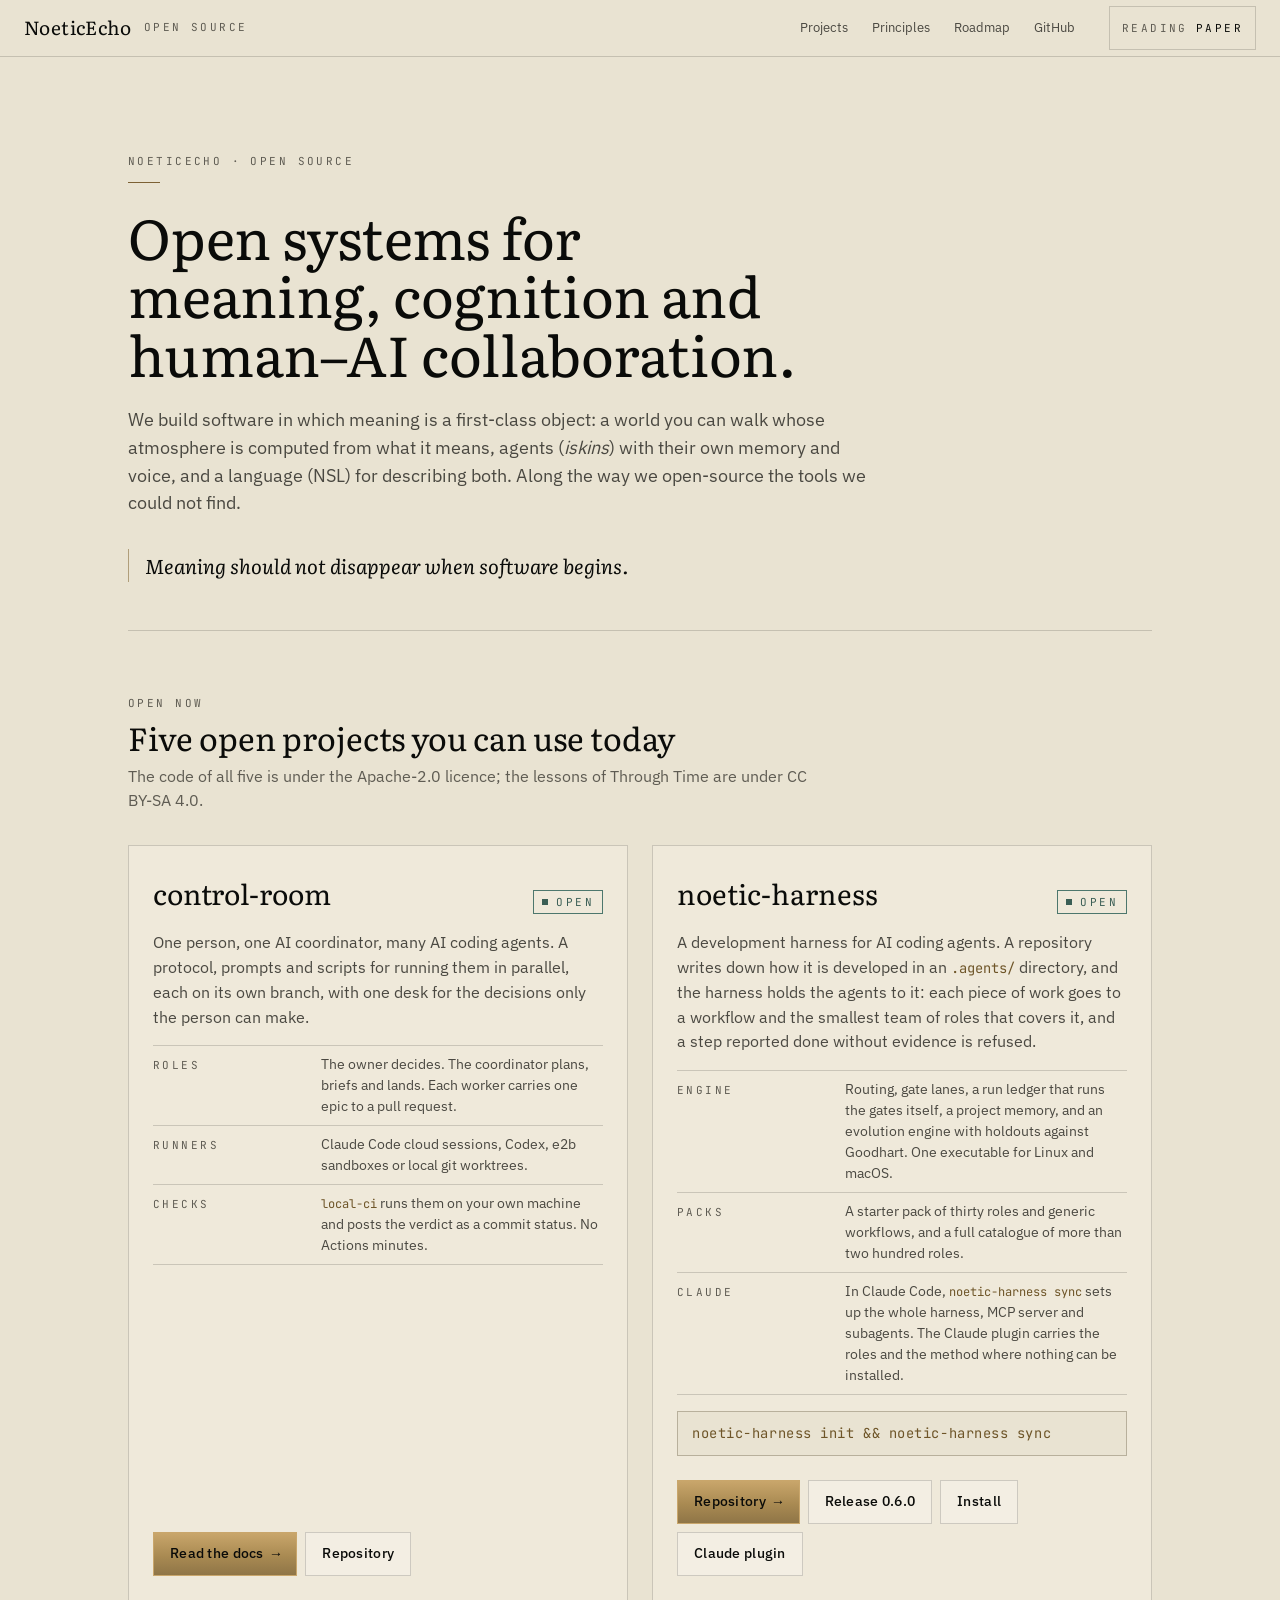
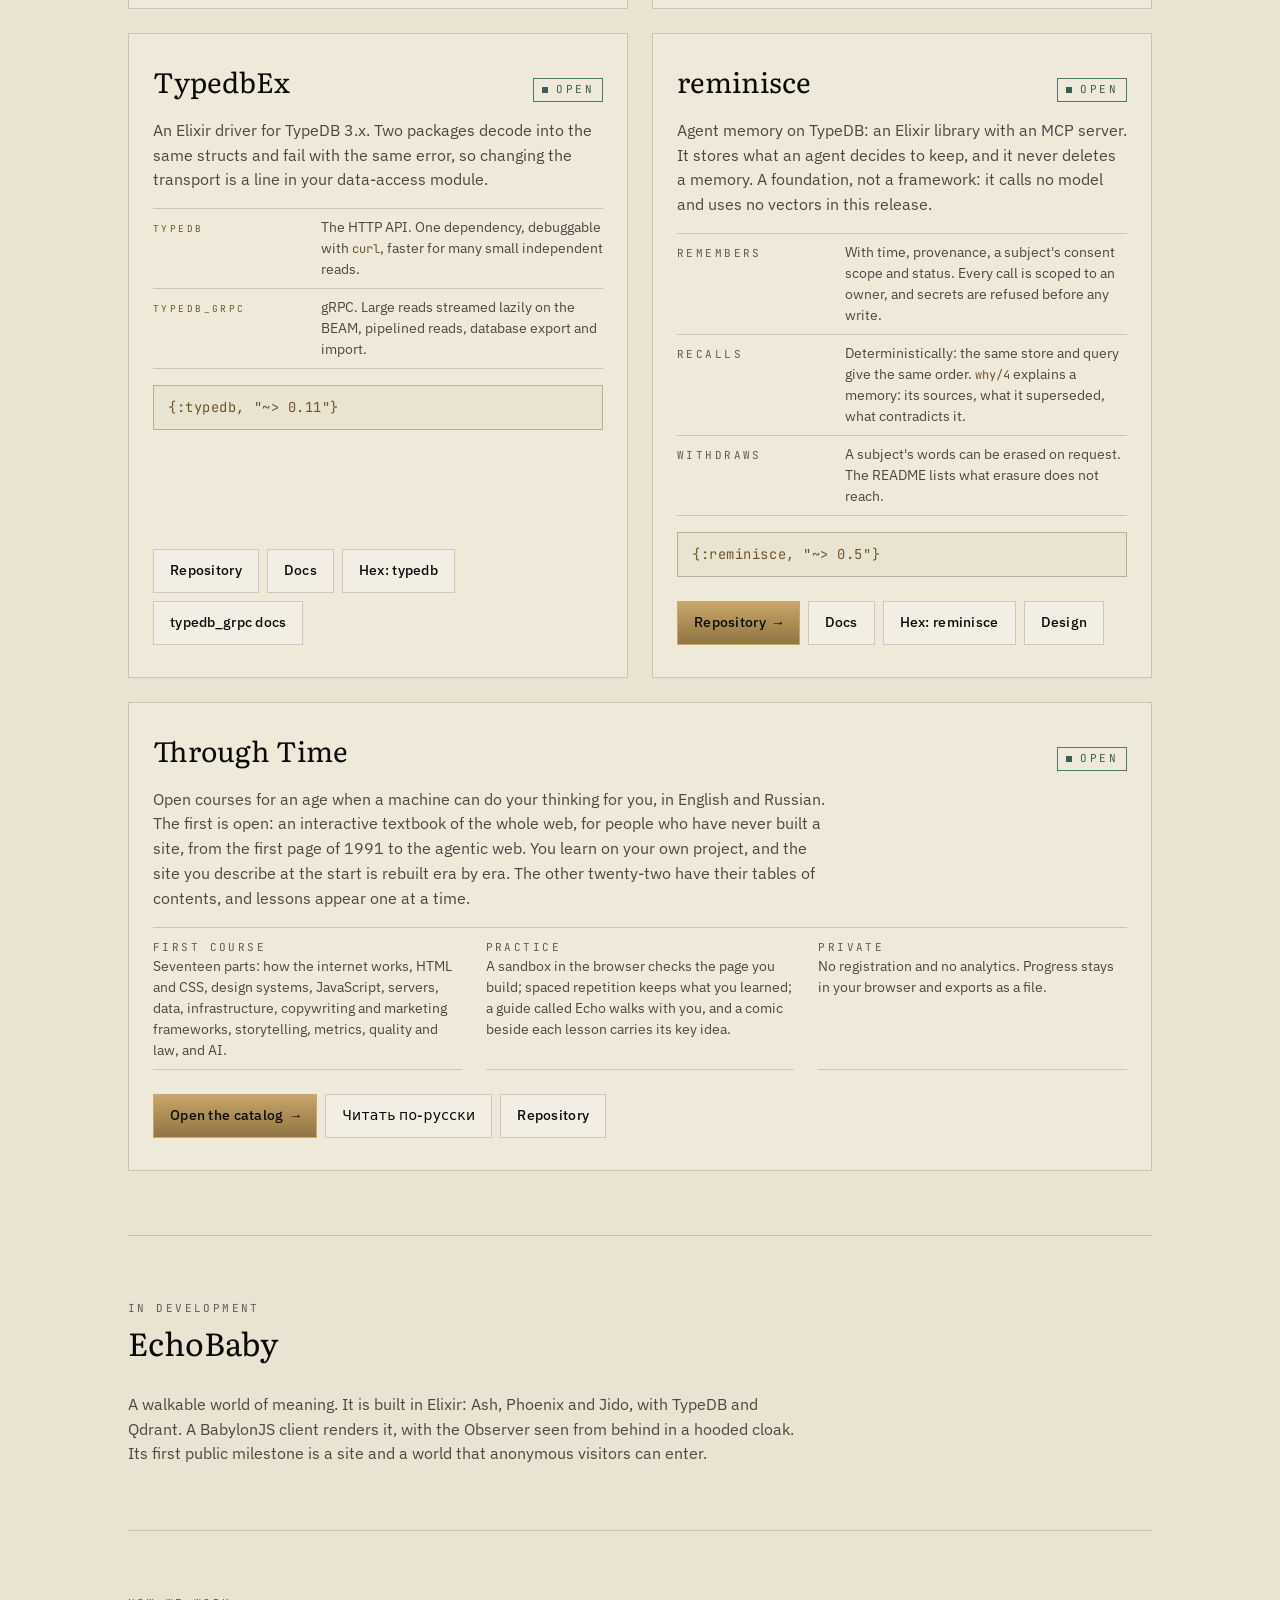
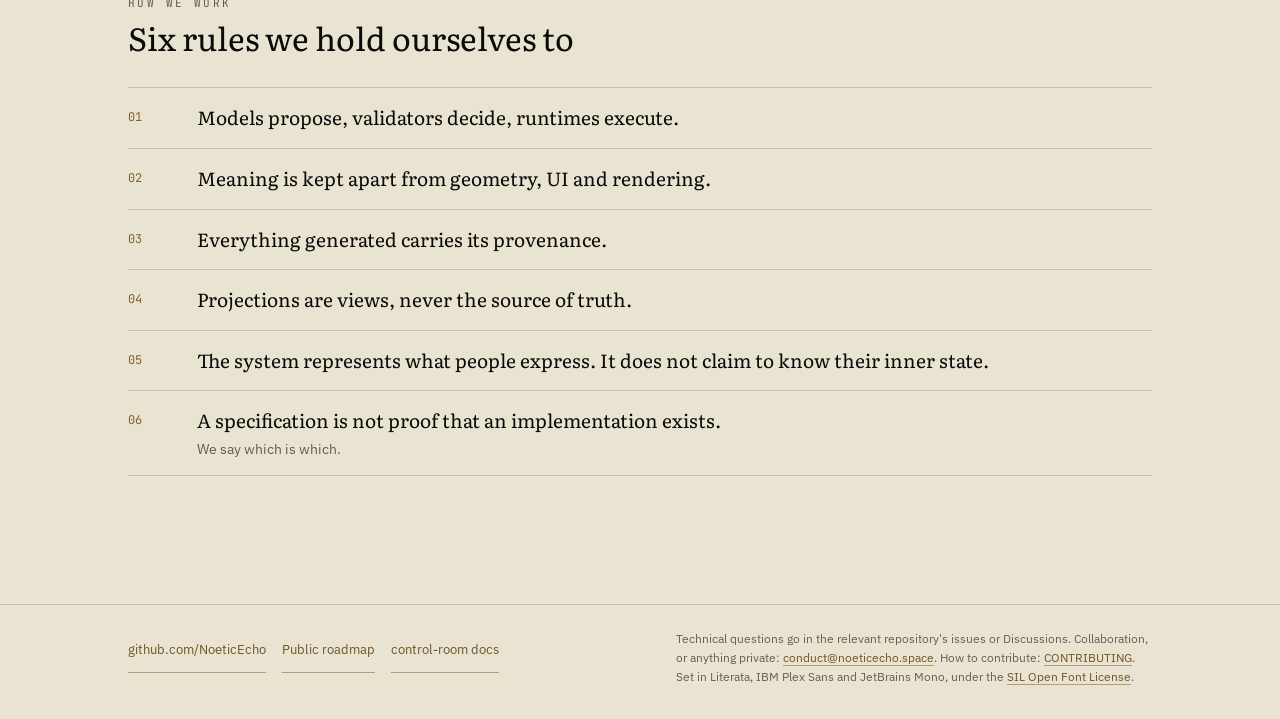
<file: index.html>
<!doctype html>
<html lang="en" data-theme="ink">
<head>
<meta charset="utf-8">
<meta name="viewport" content="width=device-width, initial-scale=1, viewport-fit=cover">
<title>NoeticEcho · Open systems for meaning, cognition and human–AI collaboration</title>
<meta name="description" content="NoeticEcho builds open systems for meaning, cognition and human–AI collaboration. Open now: control-room, for running many AI coding agents with one coordinator; noetic-harness, a development harness that routes, gates and records their work; TypedbEx, an Elixir driver for TypeDB 3.x; reminisce, agent memory on TypeDB; and Through Time, open courses for the age of AI, starting with an interactive textbook of the whole web.">
<link rel="canonical" href="https://open.noeticecho.space/">
<meta name="color-scheme" content="dark light">
<meta name="theme-color" content="#0A0B09" media="(prefers-color-scheme: dark)">
<meta name="theme-color" content="#E9E3D2" media="(prefers-color-scheme: light)">
<script>
/* Ink or Paper: the reader's last choice, else the system's preference. Runs before the first
   paint so the page never flashes the wrong theme. */
(function () {
  var t = null;
  try { t = localStorage.getItem("noeticecho.theme"); } catch (e) {}
  if (t !== "ink" && t !== "paper") t = window.matchMedia && window.matchMedia("(prefers-color-scheme: light)").matches ? "paper" : "ink";
  document.documentElement.setAttribute("data-theme", t);
})();
</script>
<link rel="preload" href="/assets/fonts/ibm-plex-sans-400-latin.woff2" as="font" type="font/woff2" crossorigin>
<link rel="preload" href="/assets/fonts/literata-400-latin.woff2" as="font" type="font/woff2" crossorigin>
<link rel="preload" href="/assets/fonts/jetbrains-mono-400-latin.woff2" as="font" type="font/woff2" crossorigin>
<link rel="stylesheet" href="/assets/css/fonts.css">
<link rel="stylesheet" href="/assets/css/tokens/colors.css">
<link rel="stylesheet" href="/assets/css/tokens/typography.css">
<link rel="stylesheet" href="/assets/css/tokens/spacing.css">
<link rel="stylesheet" href="/assets/css/tokens/base.css">
<link rel="stylesheet" href="/assets/css/site.css">
<link rel="icon" href="/favicon.svg" type="image/svg+xml">
<link rel="icon" href="/favicon.png" type="image/png" sizes="48x48">
<link rel="apple-touch-icon" href="/apple-touch-icon.png">

<meta property="og:type" content="website">
<meta property="og:site_name" content="NoeticEcho">
<meta property="og:locale" content="en_GB">
<meta property="og:url" content="https://open.noeticecho.space/">
<meta property="og:title" content="NoeticEcho · Open source">
<meta property="og:description" content="Open systems for meaning, cognition and human–AI collaboration. control-room, noetic-harness, TypedbEx, reminisce and the Through Time courses are open now.">
<meta property="og:image" content="https://open.noeticecho.space/social/org.png">
<meta property="og:image:type" content="image/png">
<meta property="og:image:width" content="1280">
<meta property="og:image:height" content="640">
<meta property="og:image:alt" content="NoeticEcho: open systems for meaning, cognition and human–AI collaboration.">
<meta name="twitter:card" content="summary_large_image">
<meta name="twitter:title" content="NoeticEcho · Open source">
<meta name="twitter:description" content="Open systems for meaning, cognition and human–AI collaboration. control-room, noetic-harness, TypedbEx, reminisce and the Through Time courses are open now.">
<meta name="twitter:image" content="https://open.noeticecho.space/social/org.png">
<meta name="twitter:image:alt" content="NoeticEcho: open systems for meaning, cognition and human–AI collaboration.">

<script type="application/ld+json">
{
  "@context": "https://schema.org",
  "@graph": [
    {
      "@type": "Organization",
      "@id": "https://open.noeticecho.space/#org",
      "name": "NoeticEcho",
      "url": "https://open.noeticecho.space/",
      "logo": "https://open.noeticecho.space/icon-512.png",
      "description": "Open systems for meaning, cognition and human–AI collaboration.",
      "sameAs": ["https://github.com/NoeticEcho"]
    },
    {
      "@type": "WebSite",
      "@id": "https://open.noeticecho.space/#website",
      "url": "https://open.noeticecho.space/",
      "name": "NoeticEcho open source",
      "inLanguage": "en",
      "publisher": { "@id": "https://open.noeticecho.space/#org" }
    },
    {
      "@type": "SoftwareSourceCode",
      "@id": "https://open.noeticecho.space/#control-room",
      "name": "control-room",
      "description": "One person, one AI coordinator, many AI coding agents: a protocol, prompts and scripts for running them in parallel, with one desk for the decisions only the person can make.",
      "url": "https://open.noeticecho.space/control-room/",
      "codeRepository": "https://github.com/NoeticEcho/control-room",
      "programmingLanguage": ["Shell", "Python", "JavaScript"],
      "license": "https://www.apache.org/licenses/LICENSE-2.0",
      "image": "https://open.noeticecho.space/social/control-room.png",
      "author": { "@id": "https://open.noeticecho.space/#org" },
      "publisher": { "@id": "https://open.noeticecho.space/#org" }
    },
    {
      "@type": "SoftwareSourceCode",
      "@id": "https://open.noeticecho.space/#noetic-harness",
      "name": "noetic-harness",
      "description": "A development harness for AI coding agents: it routes each piece of work to a workflow and the smallest team of roles, plans and runs the gates a change must pass, keeps a run ledger that refuses a step reported done without evidence, and keeps a project memory. A single executable for Linux and macOS, and a Claude plugin.",
      "url": "https://github.com/NoeticEcho/noetic-harness",
      "codeRepository": "https://github.com/NoeticEcho/noetic-harness",
      "downloadUrl": "https://github.com/NoeticEcho/noetic-harness/releases/latest",
      "softwareVersion": "0.6.0",
      "programmingLanguage": "Elixir",
      "runtimePlatform": "Erlang/OTP",
      "operatingSystem": ["Linux", "macOS"],
      "license": "https://www.apache.org/licenses/LICENSE-2.0",
      "author": { "@id": "https://open.noeticecho.space/#org" },
      "publisher": { "@id": "https://open.noeticecho.space/#org" }
    },
    {
      "@type": "SoftwareSourceCode",
      "@id": "https://open.noeticecho.space/#typedbex",
      "name": "TypedbEx",
      "description": "An Elixir driver for TypeDB 3.x, over the HTTP API and gRPC, published on Hex as typedb and typedb_grpc.",
      "url": "https://hexdocs.pm/typedb",
      "codeRepository": "https://github.com/NoeticEcho/TypedbEx",
      "programmingLanguage": "Elixir",
      "runtimePlatform": "Erlang/OTP",
      "license": "https://www.apache.org/licenses/LICENSE-2.0",
      "image": "https://open.noeticecho.space/social/typedbex.png",
      "sameAs": ["https://hex.pm/packages/typedb", "https://hex.pm/packages/typedb_grpc"],
      "author": { "@id": "https://open.noeticecho.space/#org" },
      "publisher": { "@id": "https://open.noeticecho.space/#org" }
    },
    {
      "@type": "Course",
      "@id": "https://open.noeticecho.space/#learn",
      "name": "The Web, End to End",
      "description": "The first course of Through Time: an open interactive textbook of the whole web industry, in English and Russian, for absolute beginners: from the first web page of 1991 to the agentic web, learned on the learner's own project. No registration; progress stays in the browser.",
      "url": "https://open.noeticecho.space/learn/en/course/web/",
      "inLanguage": ["en", "ru"],
      "isAccessibleForFree": true,
      "educationalLevel": "Beginner",
      "license": "https://creativecommons.org/licenses/by-sa/4.0/",
      "sameAs": ["https://github.com/NoeticEcho/learn"],
      "provider": { "@id": "https://open.noeticecho.space/#org" },
      "publisher": { "@id": "https://open.noeticecho.space/#org" }
    },
    {
      "@type": "SoftwareSourceCode",
      "@id": "https://open.noeticecho.space/#reminisce",
      "name": "reminisce",
      "description": "Agent memory on TypeDB: an Elixir library with an MCP server. It remembers with time, provenance and scope, recalls deterministically, explains why it remembers, and never deletes a memory.",
      "url": "https://hexdocs.pm/reminisce",
      "codeRepository": "https://github.com/NoeticEcho/reminisce-elixir",
      "sameAs": ["https://hex.pm/packages/reminisce"],
      "programmingLanguage": "Elixir",
      "runtimePlatform": "Erlang/OTP",
      "license": "https://www.apache.org/licenses/LICENSE-2.0",
      "author": { "@id": "https://open.noeticecho.space/#org" },
      "publisher": { "@id": "https://open.noeticecho.space/#org" }
    }
  ]
}
</script>
</head>
<body>
<a class="skip" href="#content">Skip to the content</a>

<header class="top">
  <a class="brand" href="/" aria-label="NoeticEcho open source, home">NoeticEcho <span>open source</span></a>
  <nav aria-label="Site">
    <a href="#open">Projects</a>
    <a href="#principles">Principles</a>
    <a href="https://github.com/orgs/NoeticEcho/projects/1">Roadmap</a>
    <a href="https://github.com/NoeticEcho">GitHub</a>
  </nav>
  <button class="mode" id="mode" type="button" hidden aria-live="polite">reading <b id="modeName">ink</b></button>
</header>

<main id="content">
  <div class="wrap">
    <section class="hero" aria-labelledby="title">
      <p class="label">NoeticEcho · open source</p>
      <span class="tick" aria-hidden="true"></span>
      <h1 id="title">Open systems for meaning, cognition and <span class="nw">human–AI</span> collaboration.</h1>
      <p class="lede">We build software in which meaning is a first-class object: a world you can walk whose atmosphere is computed from what it means, agents (<em>iskins</em>) with their own memory and voice, and a language (NSL) for describing both. Along the way we open-source the tools we could not find.</p>
      <blockquote><p>Meaning should not disappear when software begins.</p></blockquote>
    </section>

    <section class="section" id="open" aria-labelledby="open-title">
      <header>
        <p class="label">Open now</p>
        <h2 id="open-title">Five open projects you can use today</h2>
        <p>The code of all five is under the Apache-2.0 licence; the lessons of Through Time are under CC BY-SA 4.0.</p>
      </header>
      <div class="plates">
        <article class="plate" aria-labelledby="cr-title">
          <div class="plate-head">
            <h3 id="cr-title">control-room</h3>
            <span class="state open">open</span>
          </div>
          <p>One person, one AI coordinator, many AI coding agents. A protocol, prompts and scripts for running them in parallel, each on its own branch, with one desk for the decisions only the person can make.</p>
          <dl class="facts">
            <div><dt>Roles</dt><dd>The owner decides. The coordinator plans, briefs and lands. Each worker carries one epic to a pull request.</dd></div>
            <div><dt>Runners</dt><dd>Claude Code cloud sessions, Codex, e2b sandboxes or local git worktrees.</dd></div>
            <div><dt>Checks</dt><dd><code>local-ci</code> runs them on your own machine and posts the verdict as a commit status. No Actions minutes.</dd></div>
          </dl>
          <div class="actions">
            <a class="btn primary" href="/control-room/">Read the docs <span class="arrow" aria-hidden="true">→</span></a>
            <a class="btn" href="https://github.com/NoeticEcho/control-room">Repository</a>
          </div>
        </article>

        <article class="plate" aria-labelledby="nh-title">
          <div class="plate-head">
            <h3 id="nh-title">noetic-harness</h3>
            <span class="state open">open</span>
          </div>
          <p>A development harness for AI coding agents. A repository writes down how it is developed in an <code>.agents/</code> directory, and the harness holds the agents to it: each piece of work goes to a workflow and the smallest team of roles that covers it, and a step reported done without evidence is refused.</p>
          <dl class="facts">
            <div><dt>Engine</dt><dd>Routing, gate lanes, a run ledger that runs the gates itself, a project memory, and an evolution engine with holdouts against Goodhart. One executable for Linux and macOS.</dd></div>
            <div><dt>Packs</dt><dd>A starter pack of thirty roles and generic workflows, and a full catalogue of more than two hundred roles.</dd></div>
            <div><dt>Claude</dt><dd>In Claude Code, <code>noetic-harness sync</code> sets up the whole harness, MCP server and subagents. The Claude plugin carries the roles and the method where nothing can be installed.</dd></div>
          </dl>
          <code class="command dep">noetic-harness init &amp;&amp; noetic-harness sync</code>
          <div class="actions">
            <a class="btn primary" href="https://github.com/NoeticEcho/noetic-harness">Repository <span class="arrow" aria-hidden="true">→</span></a>
            <a class="btn" href="https://github.com/NoeticEcho/noetic-harness/releases/latest">Release 0.6.0</a>
            <a class="btn" href="https://github.com/NoeticEcho/noetic-harness#install">Install</a>
            <a class="btn" href="https://github.com/NoeticEcho/noetic-harness/tree/main/priv/plugin">Claude plugin</a>
          </div>
        </article>

        <article class="plate" aria-labelledby="tx-title">
          <div class="plate-head">
            <h3 id="tx-title">TypedbEx</h3>
            <span class="state open">open</span>
          </div>
          <p>An Elixir driver for TypeDB 3.x. Two packages decode into the same structs and fail with the same error, so changing the transport is a line in your data-access module.</p>
          <dl class="facts">
            <div><dt><code>typedb</code></dt><dd>The HTTP API. One dependency, debuggable with <code>curl</code>, faster for many small independent reads.</dd></div>
            <div><dt><code>typedb_grpc</code></dt><dd>gRPC. Large reads streamed lazily on the BEAM, pipelined reads, database export and import.</dd></div>
          </dl>
          <code class="command dep">{:typedb, "~> 0.11"}</code>
          <div class="actions">
            <a class="btn" href="https://github.com/NoeticEcho/TypedbEx">Repository</a>
            <a class="btn" href="https://hexdocs.pm/typedb">Docs</a>
            <a class="btn" href="https://hex.pm/packages/typedb">Hex: typedb</a>
            <a class="btn" href="https://hexdocs.pm/typedb_grpc">typedb_grpc docs</a>
          </div>
        </article>

        <article class="plate" aria-labelledby="mem-title">
          <div class="plate-head">
            <h3 id="mem-title">reminisce</h3>
            <span class="state open">open</span>
          </div>
          <p>Agent memory on TypeDB: an Elixir library with an MCP server. It stores what an agent decides to keep, and it never deletes a memory. A foundation, not a framework: it calls no model and uses no vectors in this release.</p>
          <dl class="facts">
            <div><dt>Remembers</dt><dd>With time, provenance, a subject's consent scope and status. Every call is scoped to an owner, and secrets are refused before any write.</dd></div>
            <div><dt>Recalls</dt><dd>Deterministically: the same store and query give the same order. <code>why/4</code> explains a memory: its sources, what it superseded, what contradicts it.</dd></div>
            <div><dt>Withdraws</dt><dd>A subject's words can be erased on request. The README lists what erasure does not reach.</dd></div>
          </dl>
          <code class="command dep">{:reminisce, "~> 0.5"}</code>
          <div class="actions">
            <a class="btn primary" href="https://github.com/NoeticEcho/reminisce-elixir">Repository <span class="arrow" aria-hidden="true">→</span></a>
            <a class="btn" href="https://hexdocs.pm/reminisce">Docs</a>
            <a class="btn" href="https://hex.pm/packages/reminisce">Hex: reminisce</a>
            <a class="btn" href="https://hexdocs.pm/reminisce/spec.html">Design</a>
          </div>
        </article>
        <article class="plate wide" aria-labelledby="learn-title">
          <div class="plate-head">
            <h3 id="learn-title">Through Time</h3>
            <span class="state open">open</span>
          </div>
          <p>Open courses for an age when a machine can do your thinking for you, in English and Russian. The first is open: an interactive textbook of the whole web, for people who have never built a site, from the first page of 1991 to the agentic web. You learn on your own project, and the site you describe at the start is rebuilt era by era. The other twenty-two have their tables of contents, and lessons appear one at a time.</p>
          <dl class="facts">
            <div><dt>First course</dt><dd>Seventeen parts: how the internet works, HTML and CSS, design systems, JavaScript, servers, data, infrastructure, copywriting and marketing frameworks, storytelling, metrics, quality and law, and AI.</dd></div>
            <div><dt>Practice</dt><dd>A sandbox in the browser checks the page you build; spaced repetition keeps what you learned; a guide called Echo walks with you, and a comic beside each lesson carries its key idea.</dd></div>
            <div><dt>Private</dt><dd>No registration and no analytics. Progress stays in your browser and exports as a file.</dd></div>
          </dl>
          <div class="actions">
            <a class="btn primary" href="/learn/en/">Open the catalog <span class="arrow" aria-hidden="true">→</span></a>
            <a class="btn" href="/learn/" lang="ru" hreflang="ru">Читать по-русски</a>
            <a class="btn" href="https://github.com/NoeticEcho/learn">Repository</a>
          </div>
        </article>
      </div>
    </section>

    <section class="section" id="echobaby" aria-labelledby="echobaby-title">
      <header>
        <p class="label">In development</p>
        <h2 id="echobaby-title">EchoBaby</h2>
      </header>
      <div class="prose">
        <p>A walkable world of meaning. It is built in Elixir: Ash, Phoenix and Jido, with TypeDB and Qdrant. A BabylonJS client renders it, with the Observer seen from behind in a hooded cloak. Its first public milestone is a site and a world that anonymous visitors can enter.</p>
      </div>
    </section>

    <section class="section" id="principles" aria-labelledby="principles-title">
      <header>
        <p class="label">How we work</p>
        <h2 id="principles-title">Six rules we hold ourselves to</h2>
      </header>
      <ol class="principles">
        <li><p>Models propose, validators decide, runtimes execute.</p></li>
        <li><p>Meaning is kept apart from geometry, UI and rendering.</p></li>
        <li><p>Everything generated carries its provenance.</p></li>
        <li><p>Projections are views, never the source of truth.</p></li>
        <li><p>The system represents what people express. It does not claim to know their inner state.</p></li>
        <li><p>A specification is not proof that an implementation exists.<span>We say which is which.</span></p></li>
      </ol>
    </section>
  </div>
</main>

<footer class="foot">
  <div class="wrap">
    <ul>
      <li><a href="https://github.com/NoeticEcho">github.com/NoeticEcho</a></li>
      <li><a href="https://github.com/orgs/NoeticEcho/projects/1">Public roadmap</a></li>
      <li><a href="/control-room/">control-room docs</a></li>
    </ul>
    <p>Technical questions go in the relevant repository's issues or Discussions. Collaboration, or anything private: <a href="mailto:conduct@noeticecho.space">conduct@noeticecho.space</a>. How to contribute: <a href="https://github.com/NoeticEcho/.github/blob/main/CONTRIBUTING.md">CONTRIBUTING</a>. Set in Literata, IBM Plex Sans and JetBrains Mono, under the <a href="/assets/fonts/LICENSE.txt">SIL Open Font License</a>.</p>
  </div>
</footer>

<script src="/assets/theme.js" defer></script>
</body>
</html>
</file>
<file: assets/css/fonts.css>
/* Fonts: self-hosted, no third-party requests.

   A Latin-only cut of the NoeticEcho UI design system's tokens/fonts.css. These pages are in
   English, so they carry the latin subset of each family and nothing else. The files are the
   design system's own, unchanged. Each is a variable font, and the design system points its
   400, 500 and 600 faces at byte-identical files, so here one face per family declares the
   weight range the file covers and the browser fetches it once.

   Literata, IBM Plex Sans and JetBrains Mono are licensed under the SIL Open Font License 1.1;
   see ../fonts/LICENSE.txt. */

@font-face {
  font-family: 'Literata';
  font-style: normal;
  font-weight: 400 500;
  font-display: swap;
  src: url(../fonts/literata-400-latin.woff2) format('woff2');
  unicode-range: U+0000-00FF, U+0131, U+0152-0153, U+02BB-02BC, U+02C6, U+02DA, U+02DC, U+0304, U+0308, U+0329, U+2000-206F, U+20AC, U+2122, U+2191, U+2193, U+2212, U+2215, U+FEFF, U+FFFD;
}
@font-face {
  font-family: 'Literata';
  font-style: italic;
  font-weight: 400;
  font-display: swap;
  src: url(../fonts/literata-400i-latin.woff2) format('woff2');
  unicode-range: U+0000-00FF, U+0131, U+0152-0153, U+02BB-02BC, U+02C6, U+02DA, U+02DC, U+0304, U+0308, U+0329, U+2000-206F, U+20AC, U+2122, U+2191, U+2193, U+2212, U+2215, U+FEFF, U+FFFD;
}
@font-face {
  font-family: 'IBM Plex Sans';
  font-style: normal;
  font-weight: 400 600;
  font-display: swap;
  src: url(../fonts/ibm-plex-sans-400-latin.woff2) format('woff2');
  unicode-range: U+0000-00FF, U+0131, U+0152-0153, U+02BB-02BC, U+02C6, U+02DA, U+02DC, U+0304, U+0308, U+0329, U+2000-206F, U+20AC, U+2122, U+2191, U+2193, U+2212, U+2215, U+FEFF, U+FFFD;
}
@font-face {
  font-family: 'JetBrains Mono';
  font-style: normal;
  font-weight: 400 500;
  font-display: swap;
  src: url(../fonts/jetbrains-mono-400-latin.woff2) format('woff2');
  unicode-range: U+0000-00FF, U+0131, U+0152-0153, U+02BB-02BC, U+02C6, U+02DA, U+02DC, U+0304, U+0308, U+0329, U+2000-206F, U+20AC, U+2122, U+2191, U+2193, U+2212, U+2215, U+FEFF, U+FFFD;
}
</file>
<file: assets/css/tokens/colors.css>
/* GENERATED from tokens/tokens.dtcg.json by tokens/build.js — do not edit by hand. */
:root {
  --ink-100: #121113;                                                                                                               /* recessed instrument body */
  --ink-200: #1A181B;                                                                                                               /* raised instrument body / panel fill */
  --ink-300: #262329;                                                                                                               /* hover fill, inset tracks */
  --ink-000: #0A0B09;                                                                                                               /* canvas, near-black, slightly warm */
  --rule-600: #45453F;                                                                                                              /* hairlines, separators */
  --ash-300: #B3AFA3;                                                                                                               /* body text on dark */
  --ash-400: #98948A;                                                                                                               /* secondary text, engraved labels — 6.4:1 on ink-000 */
  --paper-100: #E9E3D2;                                                                                                             /* primary text, mineral paper */
  --paper-050: #F4F0E7;                                                                                                             /* rare highlight surface */
  --brass-300: #E4CDA0;
  --brass-500: #C9A66B;
  --brass-700: #8A6F3F;
  --brass-900: #4A3B21;
  --oxide: #B85C32;                                                                                                                 /* action / mutation / command */
  --verdigris: #4D776D;                                                                                                             /* system state / stable world */
  --saffron: #C6A447;                                                                                                               /* attention / discovery / insight */
  --bruise: #5D536B;                                                                                                                /* uncertainty / unresolved */
  --violet-500: #7A5C9E;                                                                                                            /* transition / liminal / active destination */
  --violet-300: #B39BD1;
  --echo-400: #8FB7D6;                                                                                                              /* Echo presence — cold trace light */
  --echo-200: #C7DCEC;
  --crt-amber: #F0B04A;                                                                                                             /* phosphor readout on instrument screens only */
  --oxide-300: #BE6B44;                                                                                                             /* oxide as TEXT — the base pigment is 4.33:1 on the raised panel (--ink-200), the lightest ground a pigment sits on, below the floor */
  --verdigris-300: #648980;                                                                                                         /* verdigris as TEXT — the base pigment is 3.92:1 on the raised panel (--ink-200), the lightest ground a pigment sits on */
  --bruise-300: #867E90;                                                                                                            /* bruise as TEXT — the base pigment is 2.74:1 on the raised panel (--ink-200), the lightest ground a pigment sits on, far below the floor */
  --violet-400: #8F76AE;                                                                                                            /* violet as TEXT — violet-500 is 3.62:1 on the raised panel (--ink-200), the lightest ground a pigment sits on */

  --surface-canvas: var(--ink-000);
  --surface-body: var(--ink-100);
  --surface-panel: rgba(12, 11, 13, 0.62);                                                                                          /* over scene imagery — an alpha the primitive ramp does not carry */
  --surface-panel-solid: var(--ink-200);
  --surface-inset: var(--ink-300);
  --surface-paper: var(--paper-100);                                                                                                /* Paper Mode */

  --border-hairline: rgba(233, 227, 210, 0.16);                                                                                     /* the system's signature line */
  --border-rule: var(--rule-600);
  --border-brass: rgba(201, 166, 107, 0.55);
  --border-focus: var(--brass-300);

  --text-primary: var(--paper-100);
  --text-body: var(--ash-300);
  --text-secondary: var(--ash-400);
  --text-muted: #848179;                                                                                                            /* Solid, not an alpha. rgba(141,138,128,0.6) composited to 2.66:1 on a raised panel and only looked safe because the probe ignored the alpha channel. Muted now sits close to secondary — this palette has little room below it, and a tier that fails is worse than a tier that is subtle. */
  --text-on-brass: #0A0B09;   /* pinned: the brass fill does not invert, so its ink must not either */
  --text-on-paper: var(--ink-000);
  --text-link: var(--brass-300);
  --text-link-hover: var(--paper-050);

  --accent-measure: var(--brass-500);
  --accent-command: var(--oxide);
  --accent-state: var(--verdigris);
  --accent-insight: var(--saffron);
  --accent-unknown: var(--bruise);
  --accent-transition: var(--violet-500);
  --accent-echo: var(--echo-400);
  --accent-command-text: var(--oxide-300);                                                                                          /* Use whenever the pigment is the colour of type. The base accent stays for borders, fills and marks, where 3:1 is the floor. */
  --accent-state-text: var(--verdigris-300);                                                                                        /* as above */
  --accent-unknown-text: var(--bruise-300);                                                                                         /* as above */
  --accent-transition-text: var(--violet-400);                                                                                      /* as above */

  --scrim-bottom: linear-gradient(180deg, rgba(10,11,9,0) 0%, rgba(10,11,9,0.55) 45%, rgba(10,11,9,0.92) 100%);
  --scrim-top: linear-gradient(180deg, rgba(10,11,9,0.7) 0%, rgba(10,11,9,0) 100%);

  --light-focused: 0 0 0 1px rgba(228,205,160,.35), 0 0 22px rgba(201,166,107,.22);
  --light-resonating: 0 0 0 1px rgba(143,183,214,.35), 0 0 26px rgba(143,183,214,.24);
  --glow-brass: 0 0 24px rgba(201,166,107,0.28);
  --glow-echo: 0 0 28px rgba(143,183,214,0.30);

  --crt-glass: radial-gradient(120% 100% at 50% 0%, rgba(240,176,74,0.10) 0%, rgba(240,176,74,0.02) 45%, rgba(10,11,9,0.55) 100%);
  --crt-scan: repeating-linear-gradient(180deg, rgba(10,11,9,0.32) 0 1px, transparent 1px 3px);
  --enamel-plate: linear-gradient(176deg, #232025 0%, #17151A 60%, #1D1A20 100%);
  --enamel-bevel: inset 0 1px 0 rgba(233,227,210,0.10), inset 0 -1px 0 rgba(10,11,9,0.8);
  --stamp-ink: #CA855B;
  --brass-fill: linear-gradient(180deg, var(--brass-300), var(--brass-500) 55%, #8F7547);                                           /* The primary action's fill. Its end stop is 4% lighter than --brass-700 because ink text on brass-700 is 4.16:1 — below the floor. brass-700 itself is unchanged and stays the border, where the floor is 3:1. */
}

/* paper — Paper Mode remaps the neutral ramp and darkens brass so it still reads as metal on light. */
[data-theme="paper"] {
  --ink-000: #E9E3D2;
  --ink-100: #EFE9DA;
  --ink-200: #F4F0E7;
  --ink-300: #DCD5C2;
  --rule-600: #B8B09C;
  --ash-400: #5F5C53;   /* was #67645A: 4.62:1 flat but 4.31:1 over the brass wash the instruments use */
  --ash-300: #4A4841;
  --paper-100: #0A0B09;
  --paper-050: #000000;
  --saffron: #755C15;   /* the ink saffron is 1.86:1 on paper — it carries text on the contradiction and partial notices */
  --brass-300: #6E5528;
  --brass-500: #7C6134;   /* was #8A6F3F: 3.70:1 on paper canvas, under the floor for the marks and numerals that use it as ink */
  --brass-700: #C9A66B;
  --surface-panel: rgba(244,240,231,0.8);
  --border-hairline: rgba(10,11,9,0.16);
  --border-brass: rgba(138,111,63,0.6);
  --text-muted: #655F52;   /* was #7A7669: 3.54:1 on paper canvas — muted is still text */
  --stamp-ink: #975228;
  --echo-400: #36668B;
  --violet-300: #5E3F86;
  --scrim-bottom: linear-gradient(180deg, rgba(233,227,210,0) 0%, rgba(233,227,210,.9) 100%);
  /* --crt-amber is NOT overridden: --crt-bed stays dark in Paper Mode, so darkening the phosphor
     put amber on a dark bed at 4.31:1. A CRT is a device, not a reading surface — it looks the
     same in any room, which is also what "the world is always ink" already says. */
  --enamel-plate: linear-gradient(176deg, #F4F0E7, #E4DDCB);
  --enamel-bevel: inset 0 1px 0 rgba(255,255,255,0.7), inset 0 -1px 0 rgba(10,11,9,0.12);
  --oxide-300: #9A4522;
  --verdigris-300: #3A5E55;
  --bruise-300: #4A4256;
  --violet-400: #5E3F86;
  --brass-fill: linear-gradient(180deg, #C9A66B, #A98A52 55%, #8F7547);
}
</file>
<file: assets/css/tokens/typography.css>
/* GENERATED from tokens/tokens.dtcg.json by tokens/build.js — do not edit by hand. */
:root {
  --font-serif: "Literata", "Noto Serif", "PT Serif", "Georgia", serif;                                                      /* titles, quotes, Observer voice */
  --font-sans: "IBM Plex Sans", "Noto Sans", "Noto Sans SC", "Noto Sans JP", "Noto Sans KR", system-ui, sans-serif;  /* UI, body */
  --font-mono: "JetBrains Mono", "Noto Sans Mono", ui-monospace, monospace;                                                  /* ids, states, data, commands */

  --weight-light: 300;
  --weight-regular: 400;
  --weight-medium: 500;
  --weight-semibold: 600;

  --text-caption: 12px;                                                                                                      /* 11px only for engraved mono ids */
  --lh-caption: 1.3;
  --text-label: 12px;
  --lh-label: 1.35;
  --text-body-sm: 14px;
  --lh-body-sm: 1.5;
  --text-body-size: 16px;   /* renamed: --text-body is the colour in colors.css, imported earlier */
  --lh-body: 1.55;
  --text-body-lg: 20px;
  --lh-body-lg: 1.45;
  --text-display-sm: 32px;
  --lh-display-sm: 1.05;
  --text-display: 56px;
  --lh-display: 0.96;
  --text-display-xl: clamp(72px, 11vw, 180px);                                                                               /* the poster register */
  --lh-display-xl: 0.84;
  --text-quote-min: 16px;                                                                                                    /* serif below 16px loses its hairlines on ink; mobile quotes are 16px / weight 500 minimum */

  --tracking-label: 0.14em;                                                                                                  /* engraved uppercase labels */
  --tracking-plate: 0.22em;                                                                                                  /* engraved caps on plates: WORLD STATE, TRANSITION */
  --tracking-mark: 0.3em;                                                                                                    /* the widest register: world names, thresholds */
  --tracking-wide: 0.28em;                                                                                                   /* tagline caps */
  --tracking-mono: 0.04em;
  --tracking-serif: 0.02em;

  --stretch-plate: 100%;
  --stretch-mark: 100%;
  --stretch-body: 100%;
}
</file>
<file: assets/css/tokens/spacing.css>
/* GENERATED from tokens/tokens.dtcg.json by tokens/build.js — do not edit by hand. */
:root {
  --space-1: 4px;
  --space-2: 8px;
  --space-3: 12px;
  --space-4: 16px;
  --space-5: 24px;
  --space-6: 32px;
  --space-7: 48px;
  --space-8: 64px;
  --space-9: 96px;
  --space-10: 128px;
  --line: 1px;
  --radius-none: 0px;
  --radius-clip: 6px;                                             /* mobile plates only, where a plate meets the screen edge. There is no pill and no control radius — controls are square everywhere. */

  --safe-top: env(safe-area-inset-top, 0px);
  --safe-right: env(safe-area-inset-right, 0px);
  --safe-bottom: env(safe-area-inset-bottom, 0px);
  --safe-left: env(safe-area-inset-left, 0px);
  --safe-bottom-min: max(env(safe-area-inset-bottom, 0px), 8px);  /* the home indicator needs clearance even where the inset reports 0 */

  --bp-hand: 600px;                                               /* below: one column, bottom-anchored controls */
  --bp-lap: 1024px;                                               /* below: two columns, margins collapse to one side */
  --bp-desk: 1440px;                                              /* at and above: the full margin composition */

  --measure: 68ch;                                                /* long-form line length — the serif at 18px */
  --measure-narrow: 46ch;                                         /* asides, captions, pull quotes */
  --gutter: 24px;
  --gutter-desk: 40px;
  --section-y: 96px;                                              /* vertical rhythm between page sections */
  --section-y-hand: 56px;
  --content-max: 1680px;
  --margin-desktop: 48px;
  --gutter-desktop: 20px;
  --margin-mobile: 16px;
  --gutter-mobile: 12px;

  --hit-min: 44px;                                                /* touch and pointer floor, no exceptions */

  --panel-pad: 14px 16px;
}
</file>
<file: assets/css/tokens/base.css>
/* Box model, first and once. Padding and borders are part of a box's declared size, not added
   to it. Without this every component must remember boxSizing on every padded element — a rule
   nobody keeps: a sweep fixed ten components, and FileUploader's drop zone still grew 49px past
   its own grid track and sat on top of the calendar beside it. One reset closes the class. */
*, *::before, *::after { box-sizing: border-box; }

html, body { margin: 0; background: var(--surface-canvas); color: var(--text-primary); }
body { font-family: var(--font-sans); font-size: var(--text-body-sm); line-height: var(--lh-body-sm); -webkit-font-smoothing: antialiased; }
a { color: var(--text-link); text-decoration: none; border-bottom: 1px solid var(--border-brass); }
a:hover { color: var(--text-link-hover); border-bottom-color: var(--paper-050); }
::selection { background: var(--brass-700); color: var(--paper-050); }
:focus-visible { outline: 1px solid var(--border-focus); outline-offset: 2px; }
</file>
<file: assets/css/site.css>
/* NoeticEcho open-source sites: the organisation page and the project docs.

   Everything here is composed from the design system's tokens (tokens/*.css, copied unchanged
   beside this file). Nothing below introduces a colour, a size or a radius of its own: surfaces
   are the ink ramp, lines are hairlines, corners are square, brass is the only filled action,
   and one semantic pigment (verdigris, "state") marks what is open. Light is the design system's
   Paper Mode, switched by data-theme on <html>.

   The same file is shipped by noeticecho.github.io and by each project's docs site, so that the
   header and the type are the same everywhere. */

:root { color-scheme: dark; }
[data-theme="paper"] { color-scheme: light; }

html { -webkit-text-size-adjust: 100%; text-size-adjust: 100%; }
body {
  font-size: var(--text-body-size);
  line-height: var(--lh-body);
  color: var(--text-body);
  min-height: 100vh;
  display: flex;
  flex-direction: column;
  overflow-wrap: break-word;
}
img, svg { max-width: 100%; height: auto; }

.skip { position: absolute; left: -9999px; top: 0; z-index: 9; }
.skip:focus {
  left: var(--space-3); top: var(--space-3);
  min-height: var(--hit-min); display: inline-flex; align-items: center; padding: 0 14px;
  background: var(--surface-body); border: 1px solid var(--border-brass);
}

/* ---- the header, identical on every site ---- */
.top {
  position: sticky; top: 0; z-index: 5;
  display: flex; flex-wrap: wrap; align-items: center; justify-content: space-between;
  column-gap: var(--space-4);
  padding: 0 var(--margin-mobile);
  padding-left: max(var(--margin-mobile), var(--safe-left));
  padding-right: max(var(--margin-mobile), var(--safe-right));
  background: var(--surface-canvas);
  border-bottom: 1px solid var(--border-hairline);
}
.brand {
  display: inline-flex; align-items: baseline; gap: var(--space-3);
  min-height: 56px; align-self: stretch; align-items: center;
  border-bottom: 0; color: var(--paper-100);
  font-family: var(--font-serif); font-size: 19px; letter-spacing: var(--tracking-serif);
}
.brand:hover { border-bottom: 0; }
.brand span {
  font-family: var(--font-mono); font-size: 11px; letter-spacing: var(--tracking-plate);
  text-transform: uppercase; color: var(--text-secondary);
}
.top nav { display: flex; flex-wrap: wrap; align-items: center; gap: 0 var(--space-1); }
.top nav a {
  min-height: var(--hit-min); display: inline-flex; align-items: center; padding: 0 10px;
  border-bottom: 0; font-size: 13px; color: var(--text-body);
}
.top nav a:hover { color: var(--paper-100); }
.top nav a[aria-current="page"] { color: var(--brass-300); }
.mode {
  min-height: var(--hit-min); padding: 0 12px; margin-left: var(--space-2);
  display: inline-flex; align-items: center; gap: var(--space-2);
  background: transparent; border: 1px solid var(--border-hairline); border-radius: var(--radius-none);
  cursor: pointer; font-family: var(--font-mono); font-size: 11px;
  letter-spacing: var(--tracking-plate); text-transform: uppercase; color: var(--text-secondary);
}
.mode b { font-weight: 400; color: var(--paper-100); }
.mode:hover { border-color: var(--border-brass); }
.mode[hidden] { display: none; }

.top nav { margin-left: auto; }

/* Below the hand breakpoint the nav takes a row of its own, under the name and the switch. */
@media (max-width: 599px) {
  .top { position: static; }
  .brand span { display: none; }
  .mode { margin-left: auto; }
  .top nav { order: 3; width: calc(100% + 20px); margin: 0 -10px; border-top: 1px solid var(--border-hairline); }
}
@media (min-width: 600px) {
  .top { padding-left: max(var(--gutter), var(--safe-left)); padding-right: max(var(--gutter), var(--safe-right)); }
}

/* ---- page frame ---- */
main { flex: 1; width: 100%; min-width: 0; }
.wrap {
  width: 100%; max-width: 1120px; margin: 0 auto;
  padding: 0 var(--margin-mobile);
}
@media (min-width: 600px) { .wrap { padding: 0 var(--gutter); } }
@media (min-width: 1024px) { .wrap { padding: 0 var(--margin-desktop); } }

.label {
  margin: 0; font-family: var(--font-mono); font-size: 11px; font-weight: 400;
  letter-spacing: var(--tracking-plate); text-transform: uppercase; color: var(--text-secondary);
}
.nw { white-space: nowrap; }
.tick { display: block; width: 32px; height: 0; margin: var(--space-3) 0 0; border-top: 1px solid var(--brass-500); }

/* ---- the organisation page ---- */
.hero { padding: var(--section-y-hand) 0 var(--space-7); }
.hero h1 {
  margin: var(--space-5) 0 0; max-width: 21ch;
  font-family: var(--font-serif); font-weight: 400; font-size: clamp(36px, 7vw, var(--text-display));
  line-height: 1.04; letter-spacing: 0; color: var(--paper-100); text-wrap: balance;
}
.hero .lede {
  margin: var(--space-5) 0 0; max-width: var(--measure);
  font-size: 18px; line-height: var(--lh-body); color: var(--text-body); text-wrap: pretty;
}
.hero blockquote {
  margin: var(--space-6) 0 0; padding: 2px 0 2px var(--space-4); max-width: var(--measure);
  border-left: 1px solid var(--border-brass);
}
.hero blockquote p {
  margin: 0; font-family: var(--font-serif); font-style: italic; font-size: 20px; line-height: 1.45;
  color: var(--paper-100);
}
@media (min-width: 1024px) { .hero { padding-top: var(--section-y); } }

.section { padding: var(--space-7) 0; border-top: 1px solid var(--border-hairline); }
@media (min-width: 1024px) { .section { padding: var(--space-8) 0; } }
.section > header { display: grid; gap: var(--space-2); margin-bottom: var(--space-6); }
.section h2 {
  margin: 0; font-family: var(--font-serif); font-weight: 400;
  font-size: var(--text-display-sm); line-height: 1.1; color: var(--paper-100);
}
.section > header p { margin: 0; max-width: var(--measure); color: var(--text-secondary); }

.plates { display: grid; grid-template-columns: minmax(0, 1fr); gap: var(--space-4); }
@media (min-width: 900px) { .plates { grid-template-columns: repeat(2, minmax(0, 1fr)); gap: var(--space-5); } }
@media (min-width: 900px) { .plate.wide { grid-column: 1 / -1; } .plate.wide .facts { display: grid; grid-template-columns: repeat(3, minmax(0, 1fr)); gap: var(--space-5); } .plate.wide .facts > div { display: block; } }
.plate {
  display: flex; flex-direction: column; gap: var(--space-4); min-width: 0;
  padding: var(--space-5) var(--space-4);
  background: var(--surface-body); border: 1px solid var(--border-hairline); border-radius: var(--radius-none);
}
@media (min-width: 600px) { .plate { padding: var(--space-6) var(--space-5); } }
.plate-head { display: flex; flex-wrap: wrap; align-items: baseline; justify-content: space-between; gap: var(--space-2) var(--space-4); }
.plate h3 .alt { display: block; margin-top: 6px; font-family: var(--font-sans, inherit); font-size: 14px; line-height: 1.3; letter-spacing: 0.02em; color: var(--text-muted); }
.plate h3 {
  margin: 0; font-family: var(--font-serif); font-weight: 400; font-size: 28px; line-height: 1.1;
  color: var(--paper-100);
}
.plate p { margin: 0; max-width: var(--measure); }
.state {
  display: inline-flex; align-items: center; gap: var(--space-2); min-height: 24px; padding: 0 var(--space-2);
  border: 1px solid var(--border-hairline);
  font-family: var(--font-mono); font-size: 11px; letter-spacing: var(--tracking-plate); text-transform: uppercase;
  color: var(--text-secondary); white-space: nowrap;
}
.state::before { content: ""; width: 6px; height: 6px; border: 1px solid currentColor; }
.state.open { color: var(--accent-state-text); border-color: var(--accent-state); }
.state.open::before { background: currentColor; }

.facts { display: grid; grid-template-columns: minmax(0, 1fr); gap: 0; margin: 0; border-top: 1px solid var(--border-hairline); }
.facts > div { display: grid; grid-template-columns: minmax(0, 1fr); gap: 2px; padding: var(--space-2) 0; border-bottom: 1px solid var(--border-hairline); }
@media (min-width: 480px) { .facts > div { grid-template-columns: 9.5em minmax(0, 1fr); gap: var(--space-4); } }
.facts dt { font-family: var(--font-mono); font-size: 11px; letter-spacing: var(--tracking-plate); text-transform: uppercase; color: var(--text-secondary); padding-top: 3px; }
.facts dd { margin: 0; font-size: var(--text-body-sm); line-height: var(--lh-body-sm); color: var(--text-body); }
.facts code, .plate code { font-family: var(--font-mono); font-size: 0.86em; color: var(--brass-300); }

.command {
  display: block; margin: 0; padding: 11px 14px; overflow-x: auto;
  background: var(--surface-canvas); border: 1px solid var(--border-rule);
  font-family: var(--font-mono); font-size: 13px; line-height: 1.5; letter-spacing: var(--tracking-mono);
  color: var(--paper-100); white-space: pre;
}
.command::before { content: "$ "; color: var(--accent-command-text); }
.command.dep::before { content: none; }

.actions { display: flex; flex-wrap: wrap; gap: var(--space-2); margin-top: auto; padding-top: var(--space-2); }
.btn {
  display: inline-flex; align-items: center; justify-content: center; gap: var(--space-2);
  min-height: var(--hit-min); padding: 0 var(--space-4);
  font-family: var(--font-sans); font-size: 14px; font-weight: 500; letter-spacing: 0.02em;
  color: var(--text-primary); background: var(--surface-panel);
  border: 1px solid var(--border-hairline); border-radius: var(--radius-none);
}
.btn:hover { color: var(--paper-050); border-color: var(--border-brass); border-bottom-color: var(--border-brass); }
.btn.primary { background: var(--brass-fill); color: var(--text-on-brass); border-color: var(--brass-700); }
.btn.primary:hover { color: var(--text-on-brass); border-color: var(--brass-300); }
.btn .arrow { font-family: var(--font-mono); font-weight: 400; }

.principles { list-style: none; margin: 0; padding: 0; counter-reset: p; display: grid; gap: 0; border-top: 1px solid var(--border-hairline); }
.principles li {
  counter-increment: p; display: grid; grid-template-columns: 3em minmax(0, 1fr); gap: var(--space-3);
  padding: var(--space-4) 0; border-bottom: 1px solid var(--border-hairline);
  font-family: var(--font-serif); font-size: 19px; line-height: 1.45; color: var(--paper-100);
}
.principles li::before {
  content: counter(p, decimal-leading-zero); padding-top: 5px;
  font-family: var(--font-mono); font-size: 12px; letter-spacing: var(--tracking-mono); color: var(--brass-500);
}
.principles li p { margin: 0; }
.principles li span { display: block; margin-top: var(--space-1); font-family: var(--font-sans); font-size: var(--text-body-sm); color: var(--text-secondary); }
.prose { max-width: var(--measure); }
.prose p { margin: 0 0 var(--space-4); }
.prose p:last-child { margin-bottom: 0; }

/* ---- footer, identical on every site ---- */
.foot { margin-top: var(--space-8); border-top: 1px solid var(--border-hairline); }
.foot .wrap { display: flex; flex-wrap: wrap; justify-content: space-between; gap: var(--space-4) var(--space-6); padding-top: var(--space-5); padding-bottom: max(var(--space-6), var(--safe-bottom-min)); }
.foot ul { display: flex; flex-wrap: wrap; gap: 0 var(--space-4); margin: 0; padding: 0; list-style: none; }
.foot li a { display: inline-flex; align-items: center; min-height: var(--hit-min); font-size: 13px; }
.foot p { margin: 0; max-width: var(--measure); font-size: 12px; line-height: 1.6; color: var(--text-muted); }
.foot p a { font-size: inherit; }

/* ---- a documentation site: a nav and an article ---- */
.docs { display: grid; grid-template-columns: minmax(0, 1fr); align-items: start; width: 100%; max-width: 1280px; margin: 0 auto; }
@media (min-width: 900px) { .docs { grid-template-columns: 240px minmax(0, 1fr); } }
/* Two copies of one nav, from one include: a disclosure under the header on a phone, a sticky
   column from 900px. A closed <details> hides its content in a way CSS cannot undo, so one
   element cannot be both. */
.docnav { display: none; }
.docmenu { border-bottom: 1px solid var(--border-hairline); }
.docmenu summary {
  display: flex; align-items: center; gap: var(--space-3); min-height: var(--hit-min);
  padding: 0 var(--margin-mobile); cursor: pointer; list-style: none;
  font-family: var(--font-mono); font-size: 11px; letter-spacing: var(--tracking-plate); text-transform: uppercase;
  color: var(--text-secondary);
}
.docmenu summary::-webkit-details-marker { display: none; }
.docmenu summary::after { content: "+"; margin-left: auto; font-size: 14px; color: var(--brass-500); }
.docmenu[open] summary::after { content: "\2212"; }
.docmenu summary span {
  min-width: 0; overflow: hidden; text-overflow: ellipsis; white-space: nowrap;
  font-family: var(--font-sans); font-size: 13px; letter-spacing: 0; text-transform: none; color: var(--paper-100);
}
.docmenu nav { padding: 0 var(--margin-mobile) var(--space-3); }
.docmenu .label, .docnav .label { padding: var(--space-3) 0 var(--space-1); }
.docmenu ul, .docnav ul { list-style: none; margin: 0; padding: 0; }
.docmenu a, .docnav a {
  display: flex; align-items: center; min-height: var(--hit-min);
  border-bottom: 0; font-size: 14px; color: var(--text-body);
}
.docmenu a:hover, .docnav a:hover { color: var(--paper-100); }
.docmenu a[aria-current="page"], .docnav a[aria-current="page"] { color: var(--brass-300); }
@media (min-width: 600px) {
  .docmenu summary, .docmenu nav { padding-left: var(--gutter); padding-right: var(--gutter); }
}
@media (min-width: 900px) {
  .docmenu { display: none; }
  .docnav {
    display: block; position: sticky; top: 57px; max-height: calc(100vh - 57px); overflow-y: auto;
    padding: var(--space-3) 0 var(--space-7); border-right: 1px solid var(--border-hairline);
  }
  .docnav .label { padding: var(--space-5) var(--space-5) var(--space-2); }
  .docnav a { padding: 0 var(--space-5); font-size: 13px; }
  .docnav a[aria-current="page"] { background: rgba(201, 166, 107, .09); box-shadow: inset 2px 0 0 var(--brass-500); }
}
.doc { min-width: 0; padding: var(--space-6) var(--margin-mobile) var(--space-8); }
@media (min-width: 600px) { .doc { padding: var(--space-6) var(--gutter) var(--space-9); } }
@media (min-width: 1024px) { .doc { padding: var(--space-7) var(--gutter-desk) var(--space-9); } }
.article .label { font-size: 11px; line-height: var(--lh-label); margin: 0; }
.doc .source { display: flex; flex-wrap: wrap; gap: var(--space-2) var(--space-4); margin: 0 0 var(--space-5); padding-bottom: var(--space-3); border-bottom: 1px solid var(--border-hairline); }
.doc .source a { font-family: var(--font-mono); font-size: 12px; letter-spacing: var(--tracking-mono); }

/* The article: docs.html's reading register. */
.article { max-width: 72ch; }
.article h1 { font-family: var(--font-serif); font-weight: 400; font-size: clamp(30px, 5vw, 40px); line-height: 1.1; margin: 0 0 var(--space-4); color: var(--paper-100); text-wrap: balance; }
.article h2 { font-family: var(--font-serif); font-weight: 400; font-size: 24px; line-height: 1.25; margin: 44px 0 12px; padding-top: 14px; border-top: 1px solid var(--border-hairline); color: var(--paper-100); }
.article h3 { font-family: var(--font-sans); font-weight: 500; font-size: 12px; letter-spacing: var(--tracking-plate); text-transform: uppercase; margin: 28px 0 8px; color: var(--brass-300); }
.article h4 { font-family: var(--font-sans); font-weight: 600; font-size: 15px; margin: 22px 0 6px; color: var(--paper-100); }
.article p, .article li { font-size: 16px; line-height: 1.62; color: var(--text-body); text-wrap: pretty; }
.article p { margin: 0 0 15px; }
.article ul, .article ol { margin: 0 0 15px; padding-left: 22px; }
.article li { margin-bottom: 7px; }
.article li > ul, .article li > ol { margin: 7px 0 0; }
.article strong { font-weight: 600; color: var(--paper-100); }
.article code { font-family: var(--font-mono); font-size: 0.84em; color: var(--brass-300); overflow-wrap: anywhere; }
.article pre { margin: 0 0 18px; padding: 12px 14px; overflow-x: auto; background: var(--surface-body); border: 1px solid var(--border-hairline); }
.article pre code { font-size: 12.5px; line-height: 1.6; color: var(--text-body); white-space: pre; overflow-wrap: normal; }
.article blockquote { margin: 0 0 18px; padding: 2px 0 2px 16px; border-left: 1px solid var(--border-brass); }
.article blockquote p { font-family: var(--font-serif); font-style: italic; color: var(--text-secondary); margin-bottom: 6px; }
.article hr { margin: 30px 0; border: 0; border-top: 1px solid var(--border-hairline); }
.article table { display: block; max-width: 100%; overflow-x: auto; border-collapse: collapse; margin: 0 0 18px; }
.article th { text-align: left; font-family: var(--font-mono); font-weight: 400; font-size: 11px; letter-spacing: var(--tracking-plate); text-transform: uppercase; color: var(--text-secondary); padding: 0 14px 8px 0; border-bottom: 1px solid var(--border-rule); vertical-align: bottom; }
.article td { font-size: 14px; line-height: 1.5; color: var(--text-body); padding: 9px 14px 9px 0; border-bottom: 1px solid var(--border-hairline); vertical-align: top; min-width: 8em; }
.article td code { overflow-wrap: normal; white-space: nowrap; }
.article img { border: 1px solid var(--border-hairline); }

/* ---- not found ---- */
.notfound { padding: var(--section-y-hand) 0; }
.notfound h1 { margin: var(--space-5) 0 var(--space-4); font-family: var(--font-serif); font-weight: 400; font-size: clamp(32px, 6vw, 48px); line-height: 1.1; color: var(--paper-100); }
.notfound p { max-width: var(--measure); }
</file>
